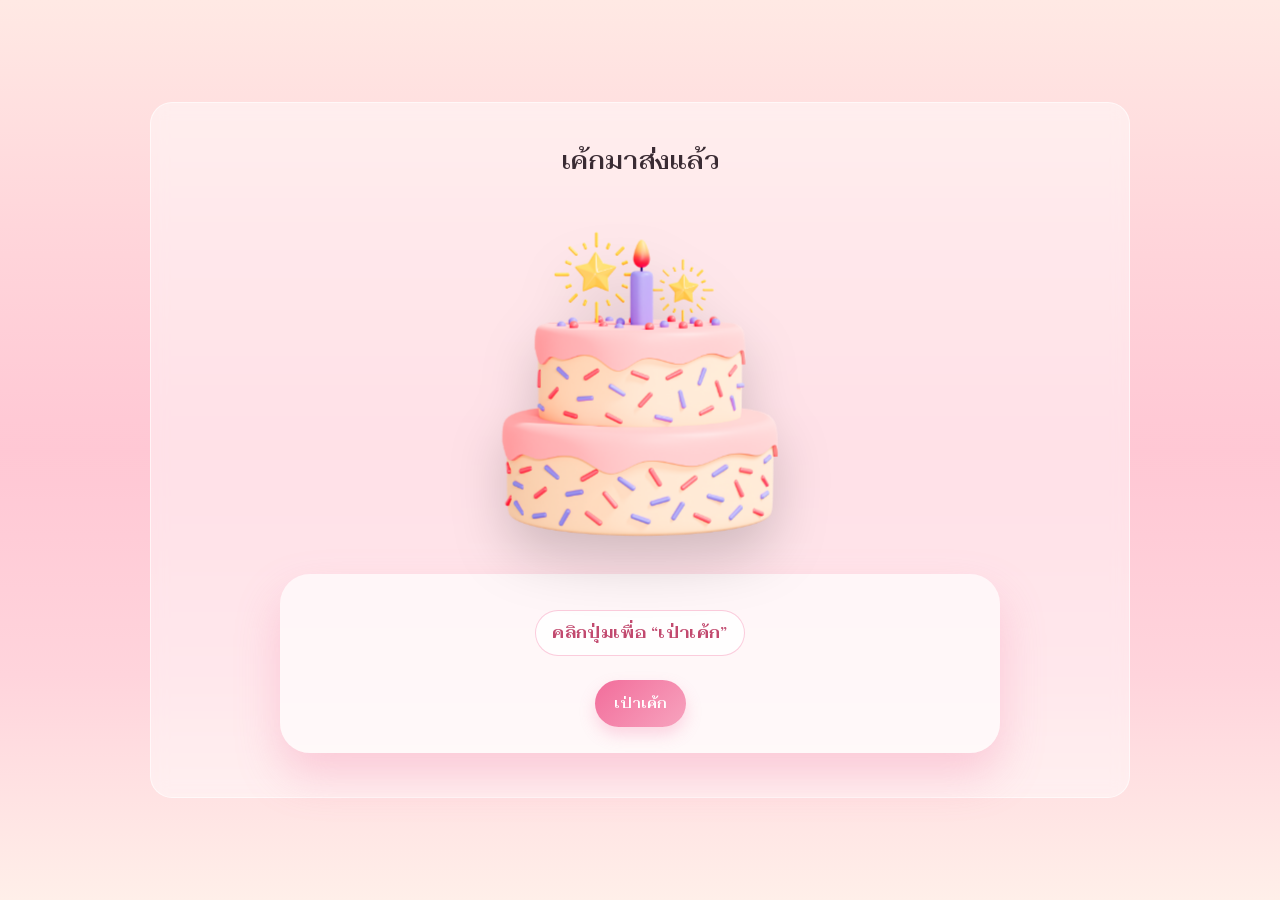
<file: index.html>
<!doctype html>
<html lang="th">
<head>
  <meta charset="utf-8" />
  <meta name="viewport" content="width=device-width,initial-scale=1" />
  <title>Birthday Surprise</title>
  <link rel="stylesheet" href="css/style.css" />
</head>

<body>
  <div class="container">
    <div class="shell center">

      <!-- จะซ่อนหลังจากกด "เป่าเค้ก" -->
      <h2 id="titleText">เค้กมาส่งแล้ว</h2>

      <!-- Cake Stage -->
      <div class="cake-stage" id="cakeStage">
        <img class="cake-img" id="cakeImg" src="assets/cake.png" alt="cake" />

        <!-- ควัน (แสดงตอนเป่าเทียน) -->
        <div class="smoke" id="smoke" aria-hidden="true">
          <span></span><span></span><span></span><span></span><span></span>
        </div>
      </div>

      <!-- STEP 1 -->
      <div class="big-card" id="step1">
        <p class="badge">คลิกปุ่มเพื่อ “เป่าเค้ก”</p>
        <div style="margin-top:14px;">
          <button class="btn" id="blowCakeBtn">เป่าเค้ก</button>
        </div>
      </div>

      <!-- STEP 2 -->
      <div class="big-card" id="step2" style="display:none;">
        <h2>เป่าเทียนวันเกิด</h2>
        <p class="subtle">หลับตาแล้วอธิษฐานในใจ</p>
        <div style="margin-top:14px;">
          <button class="btn" id="blowCandleBtn">เป่าเทียน</button>
        </div>
      </div>

      <!-- STEP 3 -->
      <div class="big-card" id="step3" style="display:none;">
        <h2 id="hbText">Happybirthday </h2>
        <p class="subtle">สุขสันต์วันเกิด</p>
        <div style="margin-top:14px;">
          <a class="btn secondary" href="pass.html">หน้าถัดไป</a>
        </div>
      </div>

    </div>
  </div>

  <script src="js/cake.js"></script>
</body>
</html>
</file>
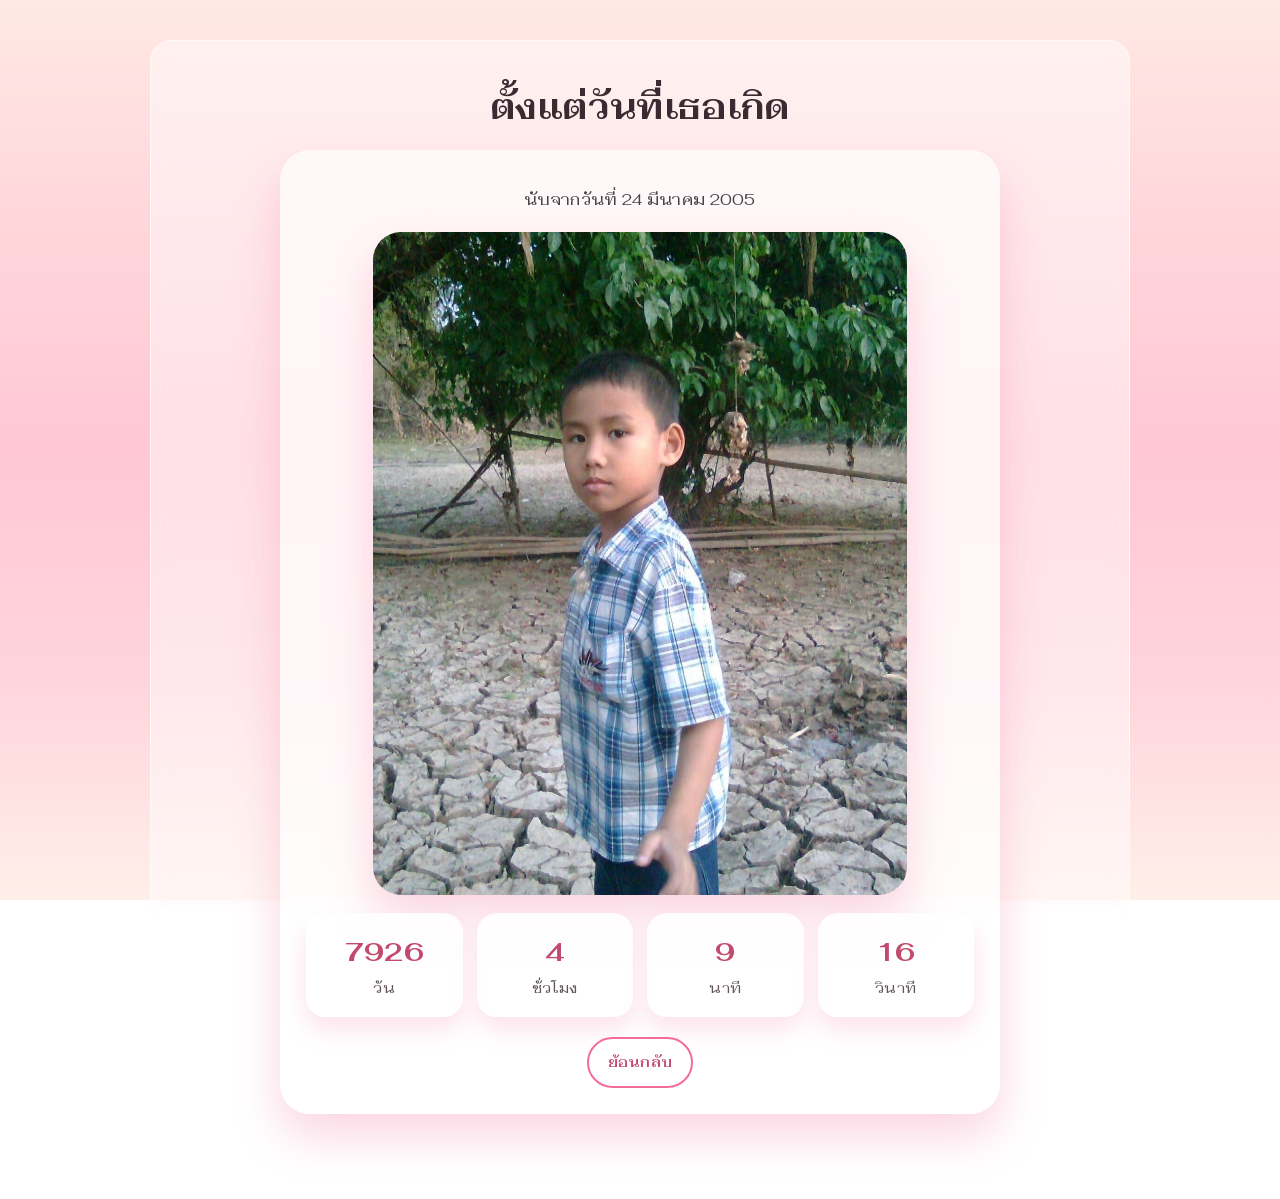
<file: days.html>
<!doctype html>
<html lang="th">
<head>
  <meta charset="utf-8" />
  <meta name="viewport" content="width=device-width,initial-scale=1" />
  <title>เธอเกิดมากี่วันแล้วน้า</title>
  <link rel="stylesheet" href="css/style.css" />
</head>
<body>
  <div class="container">
    <div class="shell center">
      <h1>ตั้งแต่วันที่เธอเกิด</h1>

      <div class="big-card">
        <p class="subtle">นับจากวันที่ 24 มีนาคม 2005 </p>

        <!-- รูปตรงกลาง -->
        <div class="image-wrap">
  <img src="assets/heart.png" class="center-img" alt="love" />
</div>


        <!-- กล่องเวลา -->
        <div class="time-grid">
          <div class="time-box">
            <div class="time-value" id="days">0</div>
            <div class="time-label">วัน</div>
          </div>

          <div class="time-box">
            <div class="time-value" id="hours">0</div>
            <div class="time-label">ชั่วโมง</div>
          </div>

          <div class="time-box">
            <div class="time-value" id="minutes">0</div>
            <div class="time-label">นาที</div>
          </div>

          <div class="time-box">
            <div class="time-value" id="seconds">0</div>
            <div class="time-label">วินาที</div>
          </div>
        </div>

        <div style="margin-top:20px;">
          <a class="btn secondary" href="menu.html">ย้อนกลับ</a>
        </div>
      </div>
    </div>
  </div>

  <script src="js/days.js"></script>
</body>
</html>
</file>
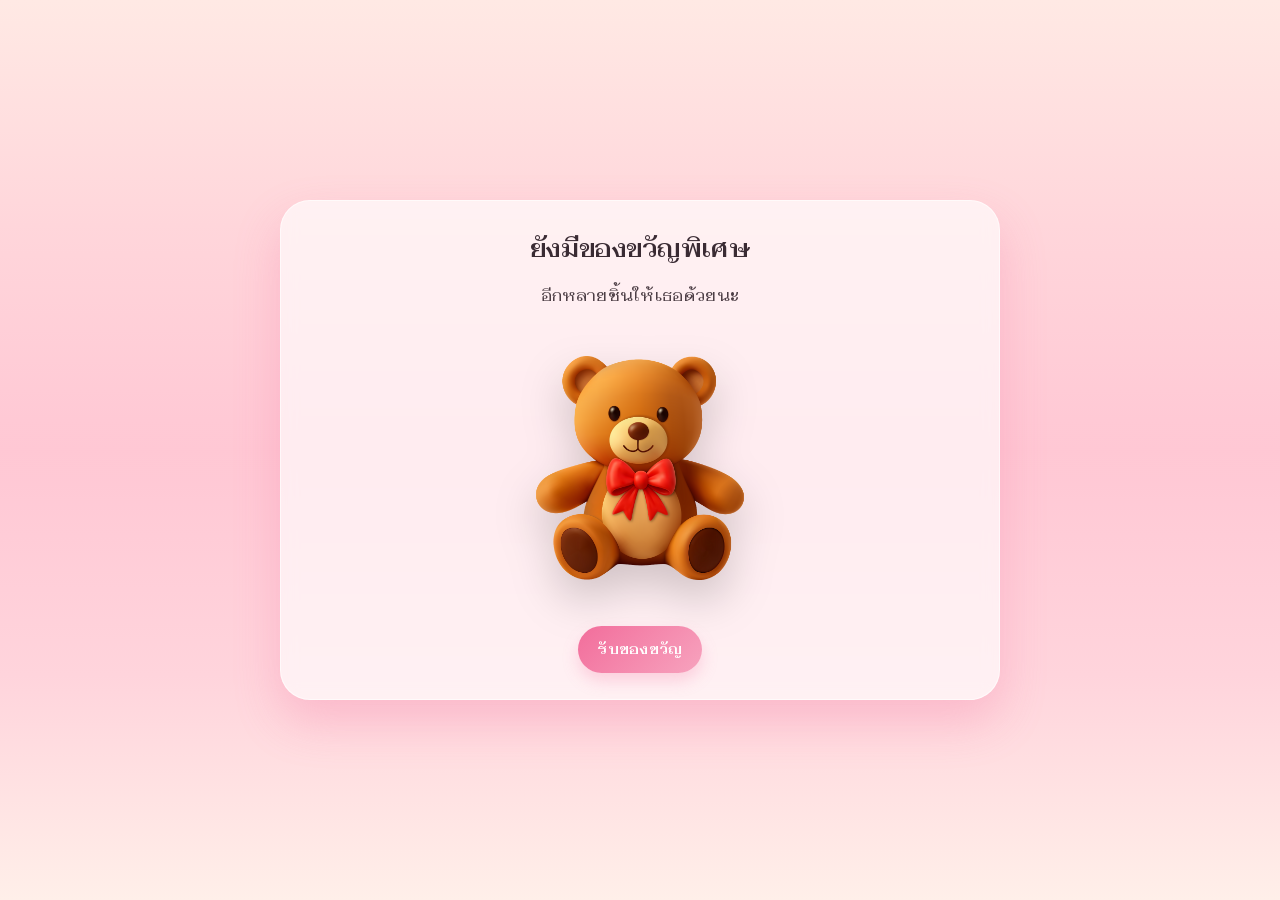
<file: gift.html>
<!doctype html>
<html lang="th">
<head>
  <meta charset="utf-8">
  <meta name="viewport" content="width=device-width, initial-scale=1.0">
  <title>ของขวัญ </title>
  <link rel="stylesheet" href="css/style.css">
</head>

<body>
  <div class="container">
    <div class="shell center big-card">
      <h2>ยังมีของขวัญพิเศษ </h2>
      <p class="subtle">อีกหลายชิ้นให้เธอด้วยนะ</p>

      <img src="assets/gif.png" class="cake-img" alt="gift gif">

      <div style="margin-top:18px;">
        <a href="menu.html" class="btn">รับของขวัญ</a>
      </div>
    </div>
  </div>
  
</body>
</html>
</file>
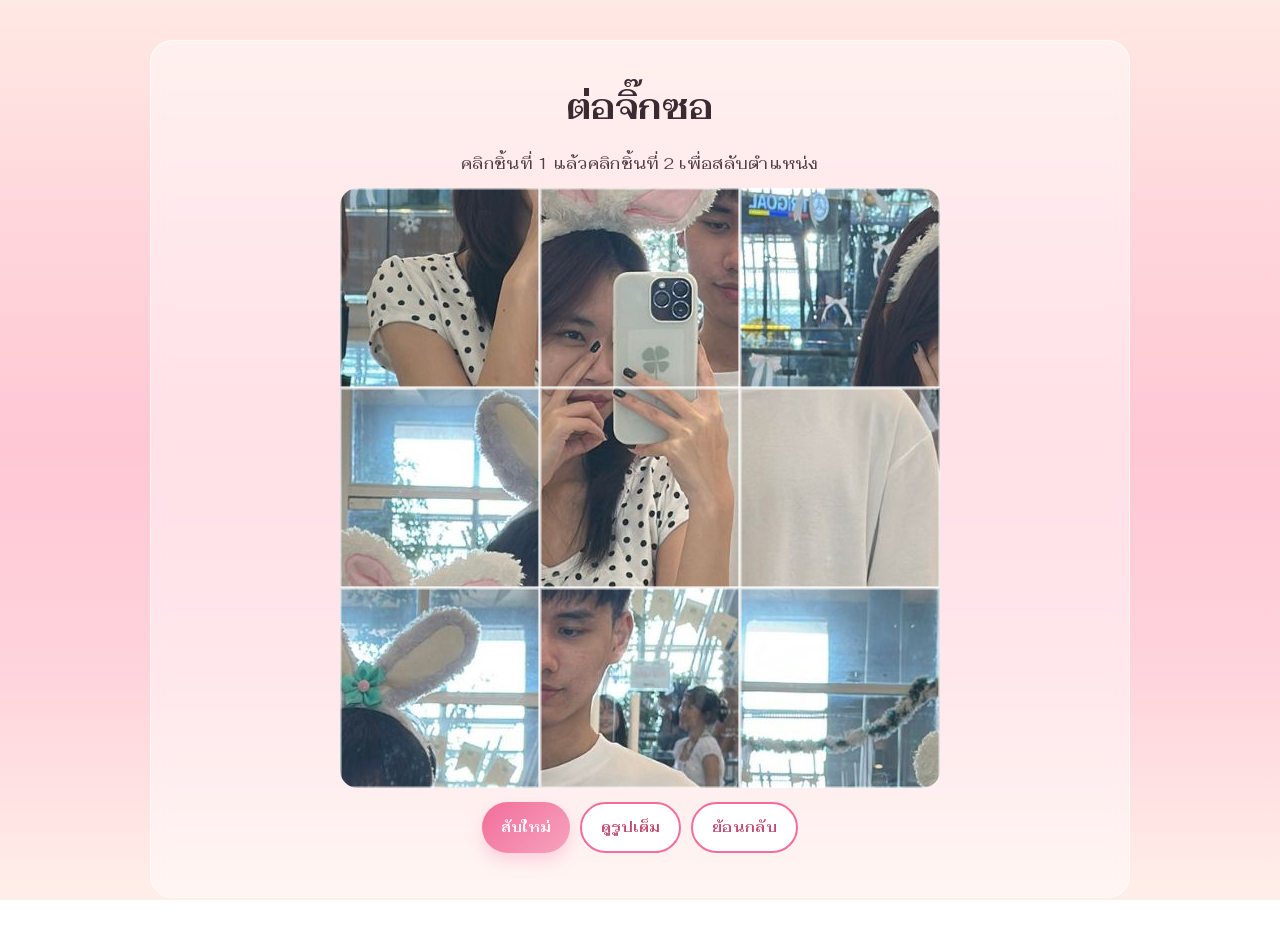
<file: jigsaw.html>
<!doctype html>
<html lang="th">
<head>
  <meta charset="utf-8" />
  <meta name="viewport" content="width=device-width,initial-scale=1" />
  <title>ต่อจิ๊กซอ</title>
  <link rel="stylesheet" href="css/style.css" />
</head>
<body>
  <div class="container">
    <div class="shell center">
      <h1>ต่อจิ๊กซอ</h1>
      <p class="subtle">คลิกชิ้นที่ 1 แล้วคลิกชิ้นที่ 2 เพื่อสลับตำแหน่ง</p>

      <div class="canvas-wrap">
        <canvas id="puzzle" width="600" height="600"></canvas>
      </div>

      <div style="margin-top:14px; display:flex; gap:10px; justify-content:center; flex-wrap:wrap;">
        <button class="btn" id="shuffleBtn">สับใหม่</button>
        <button class="btn secondary" id="showHintBtn">ดูรูปเต็ม</button>
        <a class="btn secondary" href="menu.html">ย้อนกลับ</a>
      </div>
    </div>
  </div>

  <div class="modal-backdrop" id="modalBackdrop">
    <div class="modal center">
      <h3>รูปเต็ม (ใบ้)</h3>
      <img src="assets/puzzle.jpg" alt="hint" style="width:100%; border-radius:18px;" />
      <div class="row">
        <button class="btn" id="closeModalBtn">ปิด</button>
      </div>
    </div>
  </div>

  <script src="js/jigsaw.js"></script>
  
</body>
</html>
</file>
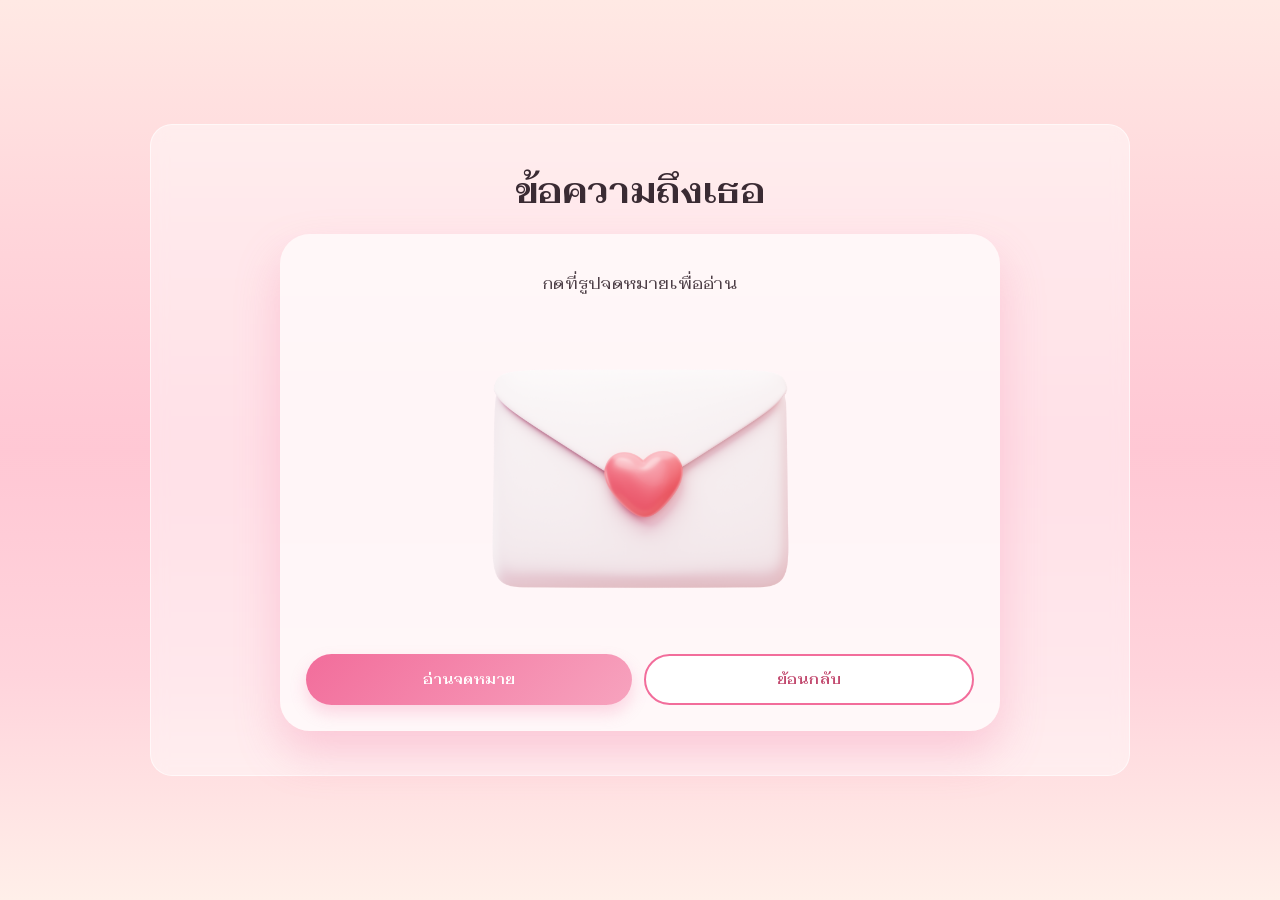
<file: letter.html>
<!doctype html>
<html lang="th">
<head>
  <meta charset="utf-8" />
  <meta name="viewport" content="width=device-width,initial-scale=1" />
  <title>ข้อความถึงเธอ</title>
  <link rel="stylesheet" href="css/style.css" />
</head>

<body>
  <div class="container">
    <div class="shell center">

      <h1>ข้อความถึงเธอ</h1>

      <div class="big-card">
        <p class="subtle">กดที่รูปจดหมายเพื่ออ่าน</p>

        <!-- รูปจดหมาย -->
        <img
          src="assets/lettercover.png"
          alt="letter"
          id="openLetter"
          class="letter-img"
        />

        <!-- แถวปุ่ม (กว้างเท่ากัน ซ้ายขวา) -->
        <div class="button-row">
          <button class="btn" id="readBtn">อ่านจดหมาย</button>
          <a class="btn secondary" href="menu.html">ย้อนกลับ</a>
        </div>
      </div>

    </div>
  </div>

  <!-- MODAL -->
  <div class="modal-backdrop" id="modalBackdrop">
    <div class="modal center">
      <h3></h3>

      <p id="letterText"></p>

      <div class="row">
        <button class="btn" id="closeModalBtn">ปิด</button>
      </div>
    </div>
  </div>

  <!-- JS -->
  <script src="js/letter.js"></script>

</body>
</html>
</file>
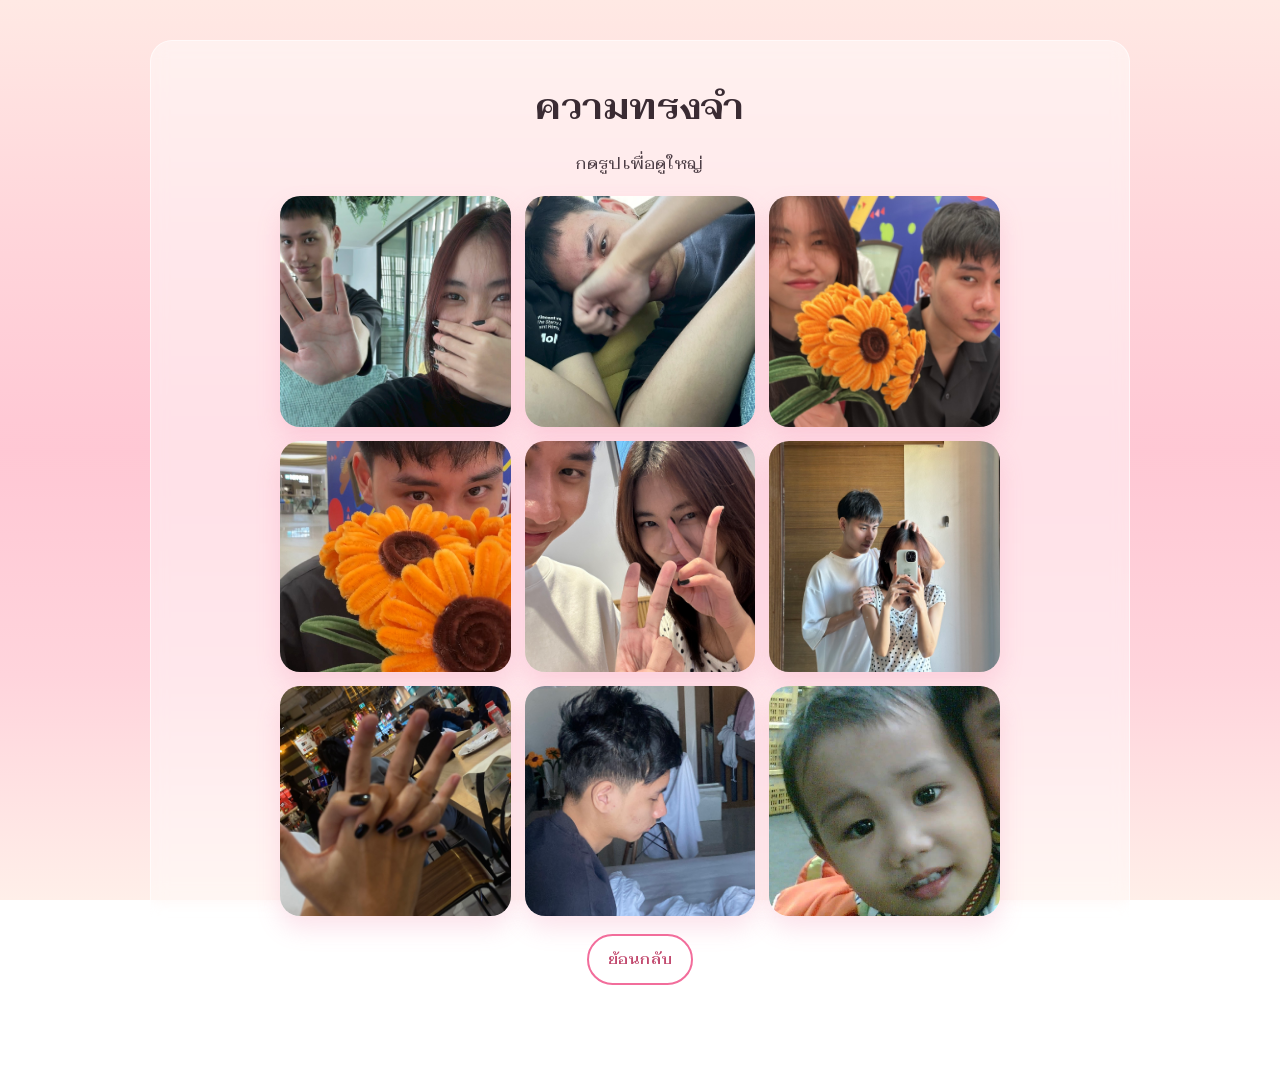
<file: memories.html>
<!doctype html>
<html lang="th">
<head>
  <meta charset="utf-8" />
  <meta name="viewport" content="width=device-width,initial-scale=1" />
  <title>ความทรงจำ</title>
  <link rel="stylesheet" href="css/style.css" />
</head>
<body>
  <div class="container">
    <div class="shell center">
      <h1>ความทรงจำ</h1>
      <p class="subtle">กดรูปเพื่อดูใหญ่</p>

      <div class="gallery" id="gallery"></div>

      <div style="margin-top:18px;">
        <a class="btn secondary" href="menu.html">ย้อนกลับ</a>
      </div>
    </div>
  </div>

  <div class="modal-backdrop" id="modalBackdrop">
    <div class="modal center">
      <img id="bigImg" alt="memory" style="width:100%; border-radius:18px; box-shadow: var(--shadow-soft);" />
      <div class="row">
        <button class="btn" id="closeModalBtn">ปิด</button>
      </div>
    </div>
  </div>

  <script src="js/memories.js"></script>
</body>
</html>
</file>
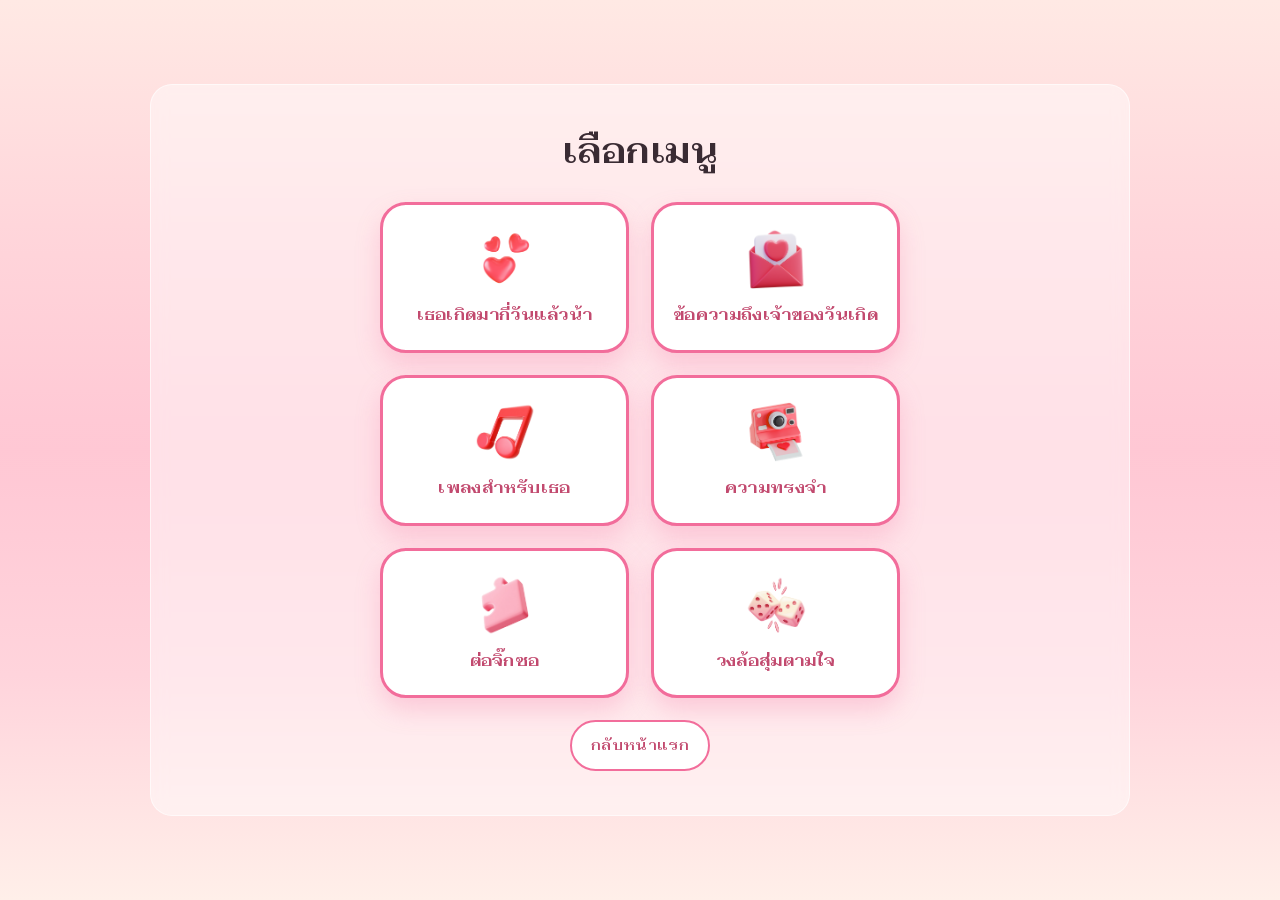
<file: menu.html>
<!doctype html>
<html lang="th">
<head>
  <meta charset="utf-8" />
  <meta name="viewport" content="width=device-width,initial-scale=1" />
  <title>เลือกเมนู</title>
  <link rel="stylesheet" href="css/style.css" />
</head>

<body>
  <div class="container">
    <div class="shell center">
      <h1>เลือกเมนู</h1>

      <div class="menu-grid">

        <a class="menu-item white" href="days.html">
          <img src="assets/1.png" class="menu-icon">
          <div class="label">เธอเกิดมากี่วันแล้วน้า</div>
        </a>

        <a class="menu-item white" href="letter.html">
          <img src="assets/2.png" class="menu-icon">
          <div class="label">ข้อความถึงเจ้าของวันเกิด</div>
        </a>

        <a class="menu-item white" href="music.html">
          <img src="assets/3.png" class="menu-icon">
          <div class="label">เพลงสำหรับเธอ</div>
        </a>


        <a class="menu-item white" href="memories.html">
          <img src="assets/4.png" class="menu-icon">
          <div class="label">ความทรงจำ</div>
        </a>

        <a class="menu-item white" href="jigsaw.html">
          <img src="assets/5.png" class="menu-icon">
          <div class="label">ต่อจิ๊กซอ</div>
        </a>

        <a class="menu-item white" href="wheel.html">
          <img src="assets/6.png" class="menu-icon">
          <div class="label">วงล้อสุ่มตามใจ</div>
        </a>

      </div>

      <div style="margin-top:22px;">
        <a class="btn secondary" href="index.html">กลับหน้าแรก</a>

      </div>
    </div>
  </div>
</body>
</html>
</file>
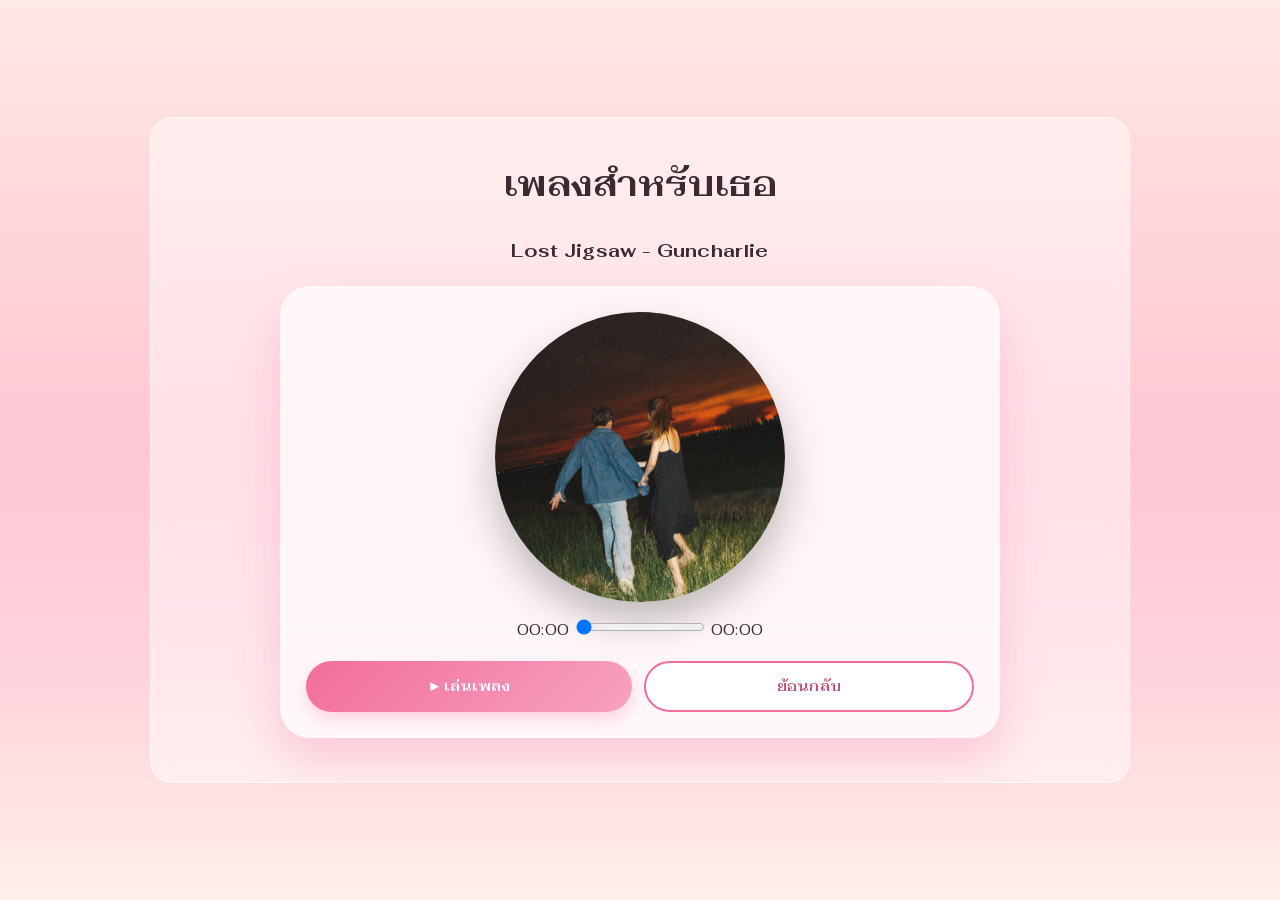
<file: music.html>
<!doctype html>
<html lang="th">
<head>
  <meta charset="utf-8" />
  <meta name="viewport" content="width=device-width,initial-scale=1" />
  <title>เพลงสำหรับเธอ</title>
  <link rel="stylesheet" href="css/style.css" />
</head>

<body>
  <div class="container">
    <div class="shell center">
      <h1>เพลงสำหรับเธอ</h1>
      <h3>Lost Jigsaw - Guncharlie</h3>

      <div class="big-card">

        <!-- แผ่นเสียง -->
        <div class="vinyl-wrap">
          <img src="assets/vinyl.png" class="vinyl" id="vinyl">
        </div>

        <!-- progress -->
        <div class="progress-box">
          <span id="currentTime">00:00</span>
          <input type="range" id="progress" value="0" min="0" step="1" />
          <span id="duration">00:00</span>
        </div>

        <!-- ปุ่ม -->
        <div class="button-row">
          <button class="btn" id="playBtn">▶ เล่นเพลง</button>
          <a class="btn secondary" href="menu.html">ย้อนกลับ</a>
        </div>

        <audio id="music">
          <source src="assets/song.mp3" type="audio/mpeg">
        </audio>

      </div>
    </div>
  </div>

  <script src="js/music.js"></script>
</body>
</html>
</file>
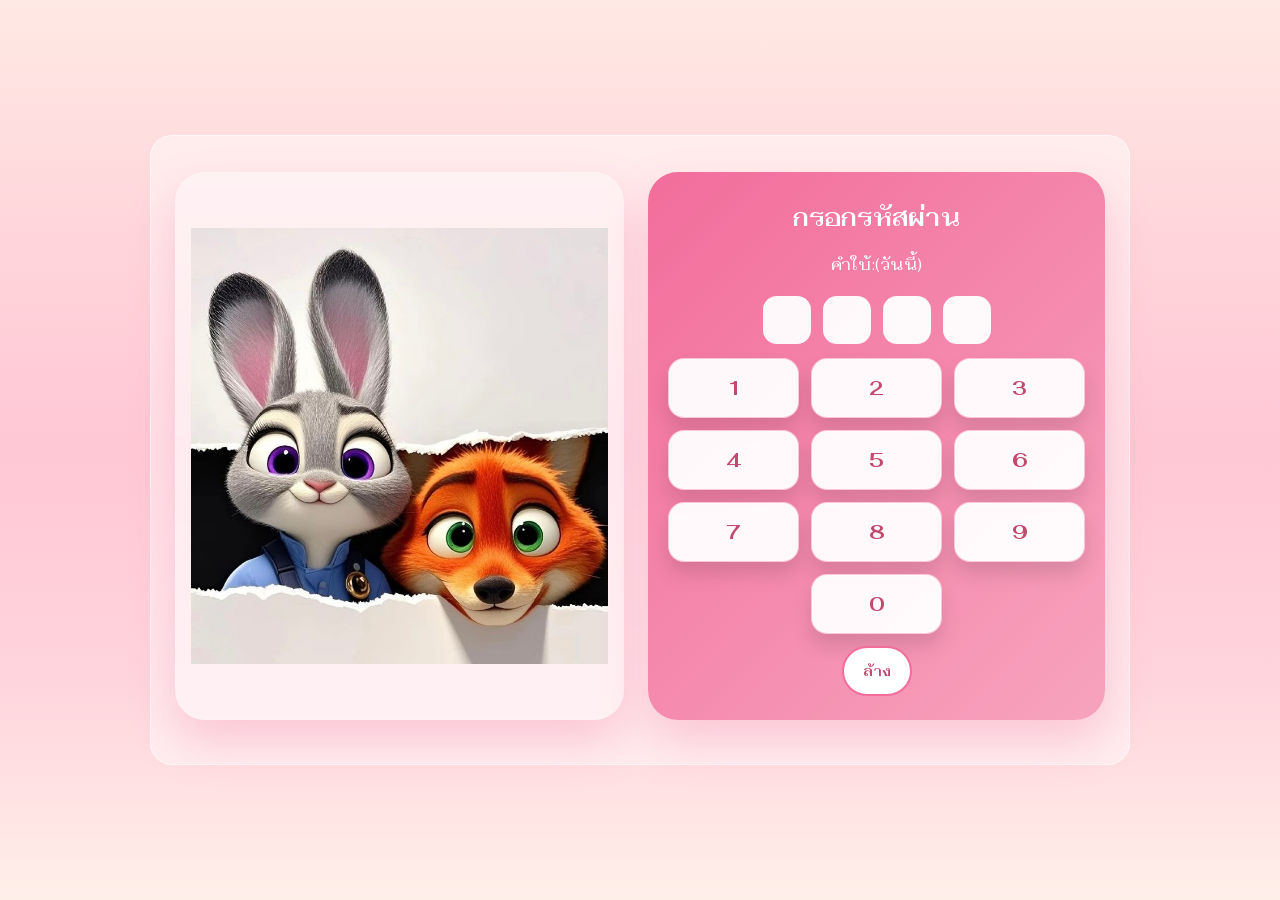
<file: pass.html>
<!doctype html>
<html lang="th">
<head>
  <meta charset="utf-8" />
  <meta name="viewport" content="width=device-width,initial-scale=1" />
  <title>ใส่รหัสผ่าน</title>
  <link rel="stylesheet" href="css/style.css" />
</head>

<body>
  <div class="container">
    <div class="shell">

      <!-- layout ซ้ายรูป ขวาใส่รหัส -->
      <div class="pass-layout">

        <!-- ฝั่งรูป -->
        <div class="pass-image">
          <img src="assets/pic1.png" alt="cute gif">
        </div>

        <!-- ฝั่งใส่รหัส -->
        <div class="pink-panel pass-box center">
          <h2>กรอกรหัสผ่าน</h2>
          <div class="note">คำใบ้:(วันนี้)</div>

          <div class="digits" id="digits"></div>
          <div class="keypad" id="keypad"></div>

          <div style="margin-top:12px;">
            <button class="btn secondary" id="clearBtn">ล้าง</button>
          </div>
        </div>

      </div>
    </div>
  </div>

  <!-- modal -->
  <div class="modal-backdrop" id="modalBackdrop">
    <div class="modal center">
      <h3 id="modalTitle">ลองใหม่</h3>
      <p id="modalMsg">รหัสไม่ถูกต้อง ลองใหม่อีกครั้งนะ</p>
      <div class="row">
        <button class="btn" id="closeModalBtn">ปิด</button>
      </div>
    </div>
  </div>

  <script src="js/pass.js"></script>
</body>
</html>
</file>
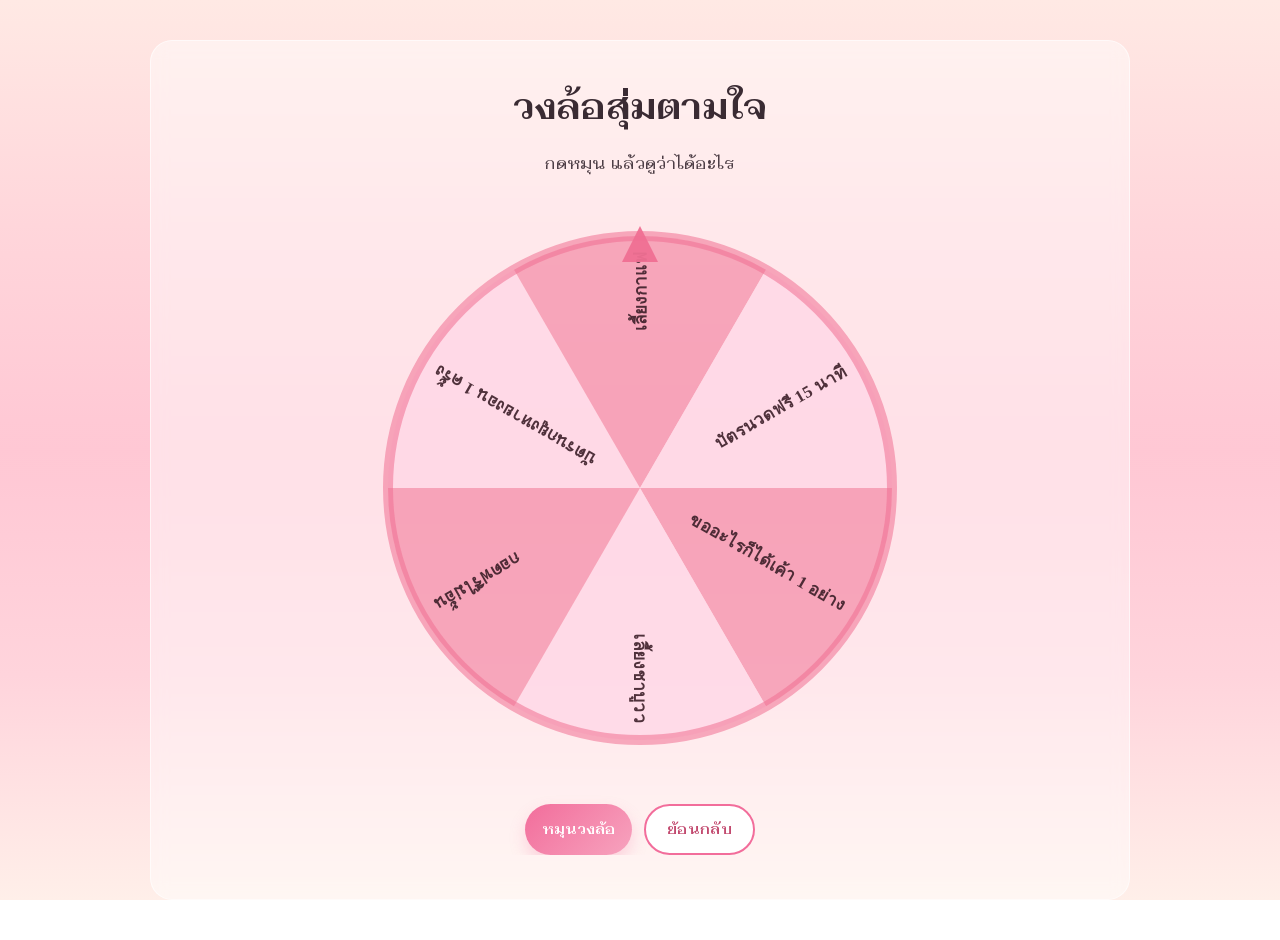
<file: wheel.html>
<!doctype html>
<html lang="th">
<head>
  <meta charset="utf-8" />
  <meta name="viewport" content="width=device-width,initial-scale=1" />
  <title>วงล้อสุ่มตามใจ</title>
  <link rel="stylesheet" href="css/style.css" />
</head>
<body>
  <div class="container">
    <div class="shell center">
      <h1>วงล้อสุ่มตามใจ</h1>
      <p class="subtle">กดหมุน แล้วดูว่าได้อะไร </p>

      <div class="wheel-wrap">
  <canvas id="wheel" width="600" height="600"></canvas>

  <div class="button-row">
    <button class="btn" id="spinBtn">หมุนวงล้อ</button>
    <a class="btn secondary" href="menu.html">ย้อนกลับ</a>
  </div>
</div>

      </div>
    </div>
  </div>

  <div class="modal-backdrop" id="modalBackdrop">
    <div class="modal center">
      <h3>ผลลัพธ์ของวงล้อคือ…</h3>
      <p id="resultText" style="font-size:18px; font-weight:800; color:#c24a6f;"></p>
      <div class="row">
        <button class="btn" id="closeModalBtn">ปิด</button>
      </div>
    </div>
  </div>

  <script src="js/wheel.js"></script>
  <div class="bg-heart-layer">
</div>
</body>
</html>
</file>
<file: css/style.css>
/* ===============================
   FONT : Fahkwang (Thai looped + cute)
   =============================== */
@import url('https://fonts.googleapis.com/css2?family=Fahkwang:wght@300;400;500;600;700&display=swap');

/* ===============================
   ROOT COLOR THEME (Cute Modern)
   =============================== */
:root{
  --pink-1:#fff2f7;
  --pink-2:#ffe1ee;
  --card:#f26d9b;
  --card-dark:#e45888;
  --white:#ffffff;

  --shadow: 0 22px 45px rgba(242,109,155,.28);
  --shadow-soft: 0 12px 24px rgba(242,109,155,.20);
  --radius: 28px;

  --container-pad: 40px;
  --shell-pad-x: 24px;
  --shell-pad-y: 36px;
}

/* ===============================
   GLOBAL RESET + FORCE FONT
   =============================== */
*{
  box-sizing:border-box;
  font-family: "Fahkwang", system-ui, -apple-system, "Segoe UI", sans-serif !important;
}

html, body{
  height:100%;
  margin:0;
  font-family: "Fahkwang", system-ui, -apple-system, "Segoe UI", sans-serif !important;
}


body{
  background: linear-gradient(
    180deg,
    #ffe9e4 0%,
    #ffd6db 25%,
    #ffc7d4 50%,
    #ffd4dc 75%,
    #ffefe9 100%
  );

  background-attachment: fixed;
  color:#3a2b33;
  letter-spacing:.3px;
  line-height:1.8;
}

body::before{
  content:"";
  position:fixed;
  inset:0;
  pointer-events:none;
  background:
    repeating-linear-gradient(
      0deg,
      rgba(255,255,255,.02) 0,
      rgba(255,255,255,.02) 1px,
      transparent 1px,
      transparent 2px
    );
  mix-blend-mode: soft-light;
}



.card{
  background: rgba(255,255,255,.7);
  border-radius: var(--radius);
  box-shadow: var(--shadow);
  padding: 22px;
}



#letterText{
  white-space: pre-line;
}
/* ===============================
   LAYOUT
   =============================== */
.container{
  min-height:100%;
  display:flex;
  align-items:center;
  justify-content:center;
  padding: var(--container-pad) 18px;
}

.shell{
  width:min(980px, 100%);
  background: rgba(255,255,255,0.45);
  backdrop-filter: blur(8px);
  border: 1px solid rgba(255,255,255,0.6);
  border-radius: 22px;
  padding: var(--shell-pad-y) var(--shell-pad-x) calc(var(--shell-pad-y) + 8px);
}

.center{ text-align:center; }

/* ===============================
   TYPOGRAPHY
   =============================== */
h1{
  font-size: 34px;
  margin: 0 0 12px;
  font-weight:700;
  letter-spacing:.6px;
}

h2{
  font-size: 24px;
  margin: 0 0 12px;
  font-weight:600;
}

p{
  margin:10px 0;
  font-weight:400;
  line-height:1.75;
}

.subtle{ opacity:.9; }
.small{ font-size:13px; opacity:.85; }

/* ===============================
   BUTTONS
   =============================== */
/* ===============================
   BUTTONS
   =============================== */
/* ===============================
   BUTTON BASE
   =============================== */
.btn{
  border: 0;
  padding: 15px 19px;          /* ⬅ เล็กลงชัด */
  border-radius: 800px;
  background: linear-gradient(135deg, #f26d9b, #f7a3be);
  color: #fff;
  font-weight: 600;
  font-size: 14px;            /* ⬅ เล็กลง */
  line-height: 1.2;
  cursor: pointer;
  box-shadow: 0 8px 16px rgba(242,109,155,.25); /* ⬅ shadow เบาลง */
  transition: transform .18s ease, filter .18s ease;
  display: inline-flex;
  align-items: center;
  justify-content: center;
  white-space: nowrap;
}


/* hover / active */
.btn:hover{
  transform: translateY(-2px);
  filter: brightness(1.05);
}
.btn:active{
  transform: scale(.97);
}

/* ===============================
   BUTTON SECONDARY
   =============================== */
.btn.secondary{
  background: #fff;
  color: #c24a6f;
  border: 2px solid #f26d9b;
  box-shadow: none;
}

/* ===== FIX LINK BUTTON COLOR ===== */
a.btn,
a.btn:visited,
a.btn:hover,
a.btn:active,
a.btn:focus{
  color: #fff;
  text-decoration: none;
}

a.btn.secondary{
  color:#c24a6f;
}


/* ===============================
   BUTTON ROW (ซ้ายขวาเท่ากัน)
   =============================== */
.button-row{
  display: flex;
  gap: 12px;
  margin-top: 16px;
}

/* ทำให้ปุ่มกว้างเท่ากัน */
.button-row .btn{
  flex: 1;
}


/* ===============================
   MOBILE
   =============================== */
@media (max-width: 520px){
  .button-row{
    flex-direction: column;
  }

  .button-row .btn{
    width: 100%;
  }

  .btn{
    padding: 9px 16px;
    font-size: 14px;
  }
}


/* ===============================
   CARDS
   =============================== */
.card{
  background: rgba(255,255,255,0.7);
  border-radius: var(--radius);
  box-shadow: var(--shadow);
  padding: 22px;
}

.big-card{
  width:min(720px,100%);
  margin: 0 auto;
  border-radius: 30px;
  padding: 26px;
  background: rgba(255,255,255,0.65);
  box-shadow: var(--shadow);
}

.pink-panel{
  width:min(520px, 100%);
  margin: 0 auto;
  background: linear-gradient(135deg, #f26d9b, #f7a3be);
  color:white;
  border-radius: 30px;
  padding: 24px 20px;
  box-shadow: var(--shadow);
}

/* ===============================
   IMAGES
   =============================== */
.cake-img{
  width:min(280px, 70vw);
  max-width: 320px;
  display:block;
  margin: 18px auto 10px;
  filter: drop-shadow(0 20px 22px rgba(0,0,0,.18));

  /* animation */
  animation: cakeFloat 3.2s ease-in-out infinite;
}

/* ลอยขึ้น–ลงเบา ๆ */
@keyframes cakeFloat{
  0%, 100%{
    transform: translateY(0) scale(1);
  }
  50%{
    transform: translateY(-6px) scale(1.02);
  }
}


/* ===============================
   BADGE
   =============================== */
.badge{
  display:inline-flex;
  gap:8px;
  align-items:center;
  padding: 8px 16px;
  background: rgba(255,255,255,0.88);
  border:1px solid rgba(242,109,155,.35);
  border-radius: 999px;
  color:#c24a6f;
  font-weight:700;
}

/* ===============================
   MENU GRID (6 ITEMS)
   =============================== */
.menu-grid{
  margin-top: 20px;
  display:grid;
  grid-template-columns: repeat(2, 1fr);
  gap: 22px;
  width: min(520px, 100%);
  margin-inline:auto;
}

.menu-item{
  background: linear-gradient(135deg, #f26d9b, #f7a3be);
  border-radius: 26px;
  padding: 24px 18px;
  color:white;
  text-decoration:none;
  display:flex;
  flex-direction:column;
  align-items:center;
  justify-content:center;
  min-height: 150px;
  box-shadow: var(--shadow);
  transition: all .2s ease;
  -webkit-tap-highlight-color: transparent;
}

.menu-item:hover{
  transform: translateY(-4px);
  filter: brightness(1.06);
}

.menu-item .icon{
  width:48px;
  height:48px;
  margin-bottom: 12px;
  object-fit:contain;
  filter: drop-shadow(0 10px 14px rgba(0,0,0,.22));
}

.menu-item .label{
  font-weight:600;
  text-align:center;
  line-height:1.3;
  font-size: 16px;
}

/* ===============================
   MENU WHITE STYLE
   =============================== */
.menu-item.white{
  background: #ffffff;
  border: 3px solid #f26d9b;
  color: #c24a6f;
  box-shadow: 0 12px 24px rgba(242,109,155,.25);
}

.menu-item.white .label{
  color: #c24a6f;
  font-weight:800;
  margin-top: 10px;
}

.menu-item.white:hover{
  background: #fff5fa;
  transform: translateY(-4px) scale(1.02);
}

/* icon */
.menu-icon{
  width:60px;
  height:60px;
  object-fit:contain;
  margin-bottom: 6px;
}

/* ===============================
   PASSCODE
   =============================== */
.pass-box{
  flex: 1;
  height: auto;
}

.digits{
  display:flex;
  justify-content:center;
  gap: 12px;
  margin: 16px 0 14px;
  flex-wrap: wrap;
}

.digit{
  width: 48px;
  height: 48px;
  background: rgba(255,255,255,.95);
  border-radius: 14px;
  display:flex;
  align-items:center;
  justify-content:center;
  font-size: 20px;
  font-weight:700;
  color:#c24a6f;
}

/* ✅ จัด keypad ให้เป็นตัวจริงที่เดียว (กันซ้ำ) */
.keypad{
  margin-top: 14px;
  display:grid;
  grid-template-columns: repeat(3, 1fr);
  gap: 12px;
}

.key{
  background: rgba(255,255,255,.95);
  border: 1px solid rgba(242,109,155,.35);
  border-radius: 16px;
  padding: 16px 0;
  font-size: 20px;
  font-weight:700;
  color:#c24a6f;
  cursor:pointer;
  box-shadow: 0 12px 20px rgba(0,0,0,.12);
  -webkit-tap-highlight-color: transparent;
}

.key:active{ transform: translateY(1px); }

/* ✅ ปุ่ม 0 ให้อยู่ “กลาง” แบบสวย ไม่ยืดแปลก */
.key-zero{
  grid-column: 2 / 3;     /* อยู่คอลัมน์กลาง */
  justify-self: stretch;
  width: 100%;
  max-width: none;
}

/* ===============================
   MODAL
   =============================== */
.modal-backdrop{
  position:fixed;
  inset:0;
  background: rgba(0,0,0,.45);
  display:none;
  align-items:center;
  justify-content:center;
  padding: 18px;
}

.modal {
  background: #fff;
  width: 90%;
  max-width: 500px;
 max-height: 80vh;
  overflow: hidden;   /* กันล้       /* กำหนดความสูง */
  padding: 20px;
  border-radius: 20px;
  display: flex;
  flex-direction: column;    /* เรียงบนลงล่าง */
}

#letterText{
  max-height: 55vh;   /* คุมความสูงเฉพาะข้อความ */
  overflow-y: auto;   /* เลื่อนได้ */
  white-space: pre-line;
}

#letterText::-webkit-scrollbar {
  width: 6px;
}

#letterText::-webkit-scrollbar-thumb {
  background: #dbdada;
  border-radius: 10px;
}


.modal h3{ margin: 6px 0 10px; }
.modal p{ white-space: pre-wrap; }

.modal .row{
  display:flex;
  gap:10px;
  justify-content:center;
  margin-top: 14px;
  flex-wrap: wrap;
}

/* ===============================
   GALLERY
   =============================== */
.gallery{
  display:grid;
  grid-template-columns: repeat(3, 1fr);
  gap: 14px;
  width:min(720px,100%);
  margin: 18px auto 0;
}

.photo{
  width:100%;
  aspect-ratio: 1/1;
  object-fit: cover;
  border-radius: 20px;
  box-shadow: var(--shadow-soft);
  cursor:pointer;
}

/* ===============================
   QUIZ
   =============================== */
.qbox{
  width:min(720px,100%);
  margin: 0 auto;
}

.choice{
  width:100%;
  text-align:left;
  padding: 14px 16px;
  border-radius: 18px;
  border:1px solid rgba(242,109,155,.35);
  background: rgba(255,255,255,.9);
  cursor:pointer;
  font-weight:600;
  margin: 8px 0;
}

.choice.selected{
  outline: 2px solid rgba(242,109,155,.7);
}

.hr{
  height:1px;
  background: rgba(0,0,0,.08);
  margin: 16px 0;
}

/* ===============================
   JIGSAW
   =============================== */
/* ===== Puzzle Canvas ===== */
.canvas-wrap{
  display: flex;
  justify-content: center;
  align-items: center;
  width: 100%;
  max-width: 100%;
  overflow: hidden;        /* กันล้นการ์ด */
}

/* canvas responsive */
#puzzle{
  width: 100%;
  max-width: 360px;        /* ⬅ ขนาดพอดีมือถือ */
  height: auto;
  border-radius: 18px;
}

@media (min-width: 768px){
  #puzzle{
    max-width: 480px;
  }
}

@media (min-width: 1024px){
  #puzzle{
    max-width: 600px;
  }
}

/* ===============================
   WHEEL
   =============================== */

.wheel-wrap{
  display: flex;
  flex-direction: column;
  align-items: center;
  width: 100%;
  max-width: 100%;
  overflow: hidden;     /* กันล้น card */
}

/* canvas วงล้อ */
#wheel{
  width: 100%;
  max-width: 360px;     /* 👈 พอดีมือถือ */
  height: auto;
  display: block;
}
@media (min-width: 768px){
  #wheel{
    max-width: 480px;
  }
}

@media (min-width: 1024px){
  #wheel{
    max-width: 600px;
  }
}


/* ===============================
   Cake Stage + Smoke Effect
   =============================== */
.cake-stage{
  width: min(340px, 78vw);
  margin: 14px auto 10px;
  position: relative;
  display: grid;
  place-items: center;
  perspective: 900px;
}

.cake-stage .cake-img{
  width: 100%;
  max-width: 340px;
  display:block;
  transform: rotateX(7deg) rotateY(-10deg);
  transform-style: preserve-3d;
  filter: drop-shadow(0 26px 26px rgba(0,0,0,.18));
  transition: transform .35s ease, opacity .2s ease;
}

.cake-stage.is-ready .cake-img{
  transform: rotateX(0deg) rotateY(0deg) scale(1.02);
}

.cake-stage.is-swap .cake-img{
  opacity: 0;
}

.smoke{
  position:absolute;
  inset: 0;
  pointer-events:none;
  display:none;
}

.cake-stage.show-smoke .smoke{
  display:block;
}

.smoke span{
  position:absolute;
  left: 50%;
  top: 18%;
  width: 18px;
  height: 18px;
  border-radius: 50%;
  background: rgba(255,255,255,.92);
  filter: blur(1px);
  transform: translateX(-50%);
  opacity: 0;
  animation: puff 1.3s ease forwards;
}

.smoke span:nth-child(1){ margin-left:-28px; animation-delay: 0s; }
.smoke span:nth-child(2){ margin-left:-10px; animation-delay: .06s; }
.smoke span:nth-child(3){ margin-left:  6px;  animation-delay: .12s; }
.smoke span:nth-child(4){ margin-left: 22px;  animation-delay: .18s; }
.smoke span:nth-child(5){ margin-left:  0px; animation-delay: .24s; }

@keyframes puff{
  0%   { transform: translateX(-50%) translateY(18px) scale(.8); opacity: 0; }
  15%  { opacity: .9; }
  60%  { opacity: .55; }
  100% { transform: translateX(-50%) translateY(-52px) scale(1.9); opacity: 0; }
}

/* ===============================
   PASS PAGE LAYOUT
   =============================== */
.pass-layout{
  display: flex;
  gap: 24px;
  align-items: stretch;
}

.pass-image{
  flex: 1;
  display: flex;
  align-items: center;
  justify-content: center;

  background: rgba(255,255,255,0.35);
  border-radius: 30px;
  box-shadow: var(--shadow);
  padding: 16px;
}

.pass-image img{
  animation: float 3s ease-in-out infinite;
  width: 100%;
  height: 100%;
  object-fit: contain;
  border-radius: 22px;
}

@keyframes float{
  0%,100%{ transform: translateY(0); }
  50%{ transform: translateY(-6px); }
}

/* ===== IMAGE CENTER ===== */
.center-img{
  max-width: 80%;
  height: auto;
  display: block;
  margin: 18px auto;
  border-radius: 28px;
  box-shadow: var(--shadow);
  object-fit: cover;
}

/* ===== TIME GRID ===== */
.time-grid{
  display:grid;
  grid-template-columns: repeat(4, 1fr);
  gap:14px;
  margin-top:18px;
}

.time-box{
  background: rgba(255,255,255,.85);
  border-radius: 20px;
  padding: 16px 10px;
  box-shadow: var(--shadow-soft);
}

.time-value{
  font-size: 26px;
  font-weight: 900;
  color:#c24a6f;
}

.time-label{
  font-size: 14px;
  opacity:.8;
}

.letter-img{
  width: min(320px, 78vw);
  display: block;          /* สำคัญ */
  margin: 20px auto 0;     /* auto ซ้ายขวาจะทำให้กลาง */
  cursor: pointer;
}
/* Vinyl */
.vinyl-wrap{
  width:290px;
  height:290px;
  margin: 0 auto 14px;
  display:flex;
  align-items:center;
  justify-content:center;
}

.vinyl{
  width:100%;
  height:100%;
  border-radius:50%;
  object-fit: cover;
  display:block;
  box-shadow: 0 20px 40px rgba(0,0,0,.25);
  background: transparent;
}

.music-controls{
  display:flex;
  justify-content:center;
  margin-top: 14px;
  flex-wrap: wrap;
  gap: 10px;
}

/* ===============================
   RESPONSIVE (Tablet)
   =============================== */
@media (max-width: 900px){
  :root{
    --container-pad: 32px;
    --shell-pad-x: 20px;
    --shell-pad-y: 28px;
  }

  .big-card{ padding: 22px; }
  .menu-grid{ width: min(560px, 100%); }
}

/* ===============================
   RESPONSIVE (Phone)
   =============================== */
@media (max-width: 720px){
  :root{
    --container-pad: 20px;
    --shell-pad-x: 16px;
    --shell-pad-y: 22px;
  }

  h1{ font-size: 26px; }
  h2{ font-size: 20px; }

  /* ✅ flex บนมือถือให้เรียงลง */
  .pass-layout{
    flex-direction: column;
    gap: 16px;
  }

  .pass-image{
    order: -1;
    padding: 12px;
    border-radius: 24px;
  }

  /* กันรูปสูงเกินจอ */
  .pass-image img{
    height: auto;
    max-height: 42vh;
    object-fit: contain;
  }

  .big-card{
    padding: 18px;
    border-radius: 24px;
  }

  .pink-panel{
    border-radius: 24px;
    padding: 18px 16px;
  }

  /* ✅ ปุ่มเรียงสวยบนมือถือ */
  .modal .row,
  .music-controls{
    flex-direction: column;
    align-items: stretch;
  }

 

  /* เมนูไม่แน่น */
  .menu-grid{
    width: 100%;
    max-width: 520px;
    gap: 12px;
    grid-template-columns: repeat(2, minmax(0, 1fr));
  }

  .menu-item{
    min-height: 128px;
    padding: 16px 12px;
  }

  .menu-icon{ width: 52px; height: 52px; }

  /* keypad / digits */
  .digits{ gap: 10px; }
  .digit{ width: 44px; height: 44px; font-size: 18px; }
  .key{ padding: 14px 0; font-size: 18px; }

  /* time */
  .time-grid{
    grid-template-columns: repeat(2, 1fr);
  }
  .time-value{ font-size: 22px; }

  /* gallery */
  .gallery{
    grid-template-columns: repeat(2, 1fr);
  }

  /* vinyl */
  .vinyl-wrap{ width: 210px; height: 210px; }

  /* ปรับรูปเค้ก/รูปสื่อไม่ให้ใหญ่เกินการ์ด */
  .cake-img{
    width: min(260px, 72vw);
    max-width: 280px;
  }

  .center-img{
    max-width: 100%;
    max-height: 46vh;
    object-fit: contain;
  }

  .letter-img{
    width: min(320px, 82vw);
    max-width: 340px;
  }
}

/* ===============================
   RESPONSIVE (Small Phone)
   =============================== */
@media (max-width: 420px){
  h1{ font-size: 23px; }
  h2{ font-size: 18px; }

  .shell{ border-radius: 18px; }

  .cake-stage{
    width: min(300px, 86vw);
  }

  .gallery{
    grid-template-columns: 1fr;
  }

  .menu-grid{
    grid-template-columns: 1fr;
  }

  .menu-item{
    min-height: 112px;
  }

  .vinyl-wrap{ width: 190px; height: 190px; }
}

/* ===============================
   Anniversary FX Layer
   =============================== */
#fxLayer{
  position: fixed;
  inset: 0;
  pointer-events: none;
  overflow: hidden;
  z-index: 50;
}

/* อนิเมชันลอยขึ้น */
.particle{
  position: absolute;
  bottom: -12vh;
  will-change: transform, opacity;
  animation: floatUp ease-in forwards;
  filter: drop-shadow(0 8px 12px rgba(0,0,0,.12));
}

/* ดอกไม้ลอยนุ่มกว่า */
.particle.flower{ opacity: .95; }

/* หัวใจเด่นขึ้นนิดนึง */
.particle.heart{ opacity: 1; }

@keyframes floatUp{
  from{
    transform: translateY(0) scale(1);
    opacity: 1;
  }
  to{
    transform: translateY(-125vh) scale(1.4);
    opacity: 0;
  }
}

/* ===============================
   Media Card + Gift
   =============================== */
.media-card{
  width: min(520px, 92vw);
  background: #fff;
  border-radius: 22px;
  padding: 18px 18px 8px;
  box-shadow: 0 16px 32px rgba(0,0,0,.10);
  margin: 10px auto 14px;
}

.gift-stage{
  display:flex;
  justify-content:center;
  align-items:center;
  min-height: 220px;
}

.gift-img{
  width: min(360px, 78vw);
  max-width: 360px;
  height: auto;
  transition: transform .35s ease, filter .35s ease, opacity .25s ease;
  object-fit: contain;
}

.gift-stage.opening .gift-img{
  animation: giftPop .55s ease;
}

@keyframes giftPop{
  0%   { transform: scale(1) rotate(0deg); }
  25%  { transform: scale(1.06) rotate(-4deg); }
  55%  { transform: scale(1.12) rotate(4deg); }
  100% { transform: scale(1.00) rotate(0deg); }
}

.gift-stage.opened .gift-img{
  filter: drop-shadow(0 18px 30px rgba(0,0,0,.18));
}

/* title หายแบบนุ่ม */
.fade-out{
  opacity: 0;
  transform: translateY(-6px);
  transition: opacity .35s ease, transform .35s ease;
}

/* ✅ มือถือ: กันรูปของขวัญสูงเกินจอ + ไม่ล้นการ์ด */
@media (max-width: 720px){
  .media-card{
    width: 100%;
    max-width: 520px;
    padding: 14px 14px 8px;
  }

  .gift-stage{ min-height: 200px; }

  .gift-img{
    width: 100%;
    max-width: 320px;
    max-height: 42vh;
  }
}

/* ===============================
   Spin (if used for vinyl etc.)
   =============================== */
.spin{
  animation: spin 6s linear infinite;
}

@keyframes spin{
  from{ transform: rotate(0deg); }
  to{ transform: rotate(360deg); }
}


/* ให้ข้อความจดหมายชิดซ้าย */
#letterText{
  text-align: left;
}

/* ===============================
   GLOBAL BUTTON ANIMATION
   ใช้กับทุกหน้า
================================ */

/* base motion */
.btn{
  position: relative;
  overflow: hidden;
  transition:
    transform .18s ease,
    box-shadow .18s ease,
    filter .18s ease;
}

/* ✨ hover : ลอย + เงา */
.btn:hover{
  transform: translateY(-3px);
  box-shadow: 0 14px 28px rgba(242,109,155,.38);
}

/* 👆 กด */
.btn:active{
  transform: scale(.96);
  box-shadow: 0 6px 14px rgba(242,109,155,.28);
}

/* 🌊 shimmer เบา ๆ */
.btn::after{
  content:"";
  position:absolute;
  inset:0;
  background:
    linear-gradient(
      120deg,
      transparent 35%,
      rgba(255,255,255,.45),
      transparent 65%
    );
  opacity:0;
  transform: translateX(-120%);
}

/* hover → shimmer วิ่ง */
.btn:hover::after{
  animation: shimmer .85s ease;
}

@keyframes shimmer{
  from{
    opacity:0;
    transform: translateX(-120%);
  }
  20%{ opacity:.65; }
  to{
    opacity:0;
    transform: translateX(120%);
  }
}

/* ♡ pulse นุ่ม ๆ (เอาไว้ highlight ปุ่มสำคัญ) */
.btn.pulse{
  animation: pulse 1.8s ease-in-out infinite;
}

@keyframes pulse{
  0%,100%{
    box-shadow: 0 0 0 0 rgba(242,109,155,.55);
  }
  50%{
    box-shadow: 0 0 0 10px rgba(242,109,155,0);
  }
}


/* ===== Fireworks Layer ===== */
.fireworks {
  position: fixed;
  inset: 0;
  pointer-events: none;
  z-index: 999;
  overflow: hidden;
}

.fireworks::before,
.fireworks::after {
  content: "";
  position: absolute;
  top: 50%;
  left: 50%;
  width: 6px;
  height: 6px;
  border-radius: 50%;
  background: transparent;
  box-shadow:
    0 -80px #ff4d6d,
    60px -60px #ffd166,
    80px 0 #06d6a0,
    60px 60px #4dabf7,
    0 80px #c77dff,
    -60px 60px #f72585,
    -80px 0 #ffd166,
    -60px -60px #06d6a0;
  transform: translate(-50%, -50%) scale(0);
  animation: explode 1.2s ease-out infinite;
}

.fireworks::after {
  animation-delay: .3s;
  box-shadow:
    0 -100px #ffd166,
    70px -70px #ff4d6d,
    100px 0 #06d6a0,
    70px 70px #4dabf7,
    0 100px #c77dff,
    -70px 70px #f72585,
    -100px 0 #ffd166,
    -70px -70px #06d6a0;
}

@keyframes explode {
  0% {
    transform: translate(-50%, -50%) scale(0);
    opacity: 1;
  }
  80% {
    transform: translate(-50%, -50%) scale(1);
    opacity: 1;
  }
  100% {
    opacity: 0;
  }
}

/* ซ่อนไว้ก่อน */
.fireworks {
  display: none;
}

/* เปิดโชว์พลุ */
.fireworks.show {
  display: block;
}
</file>
